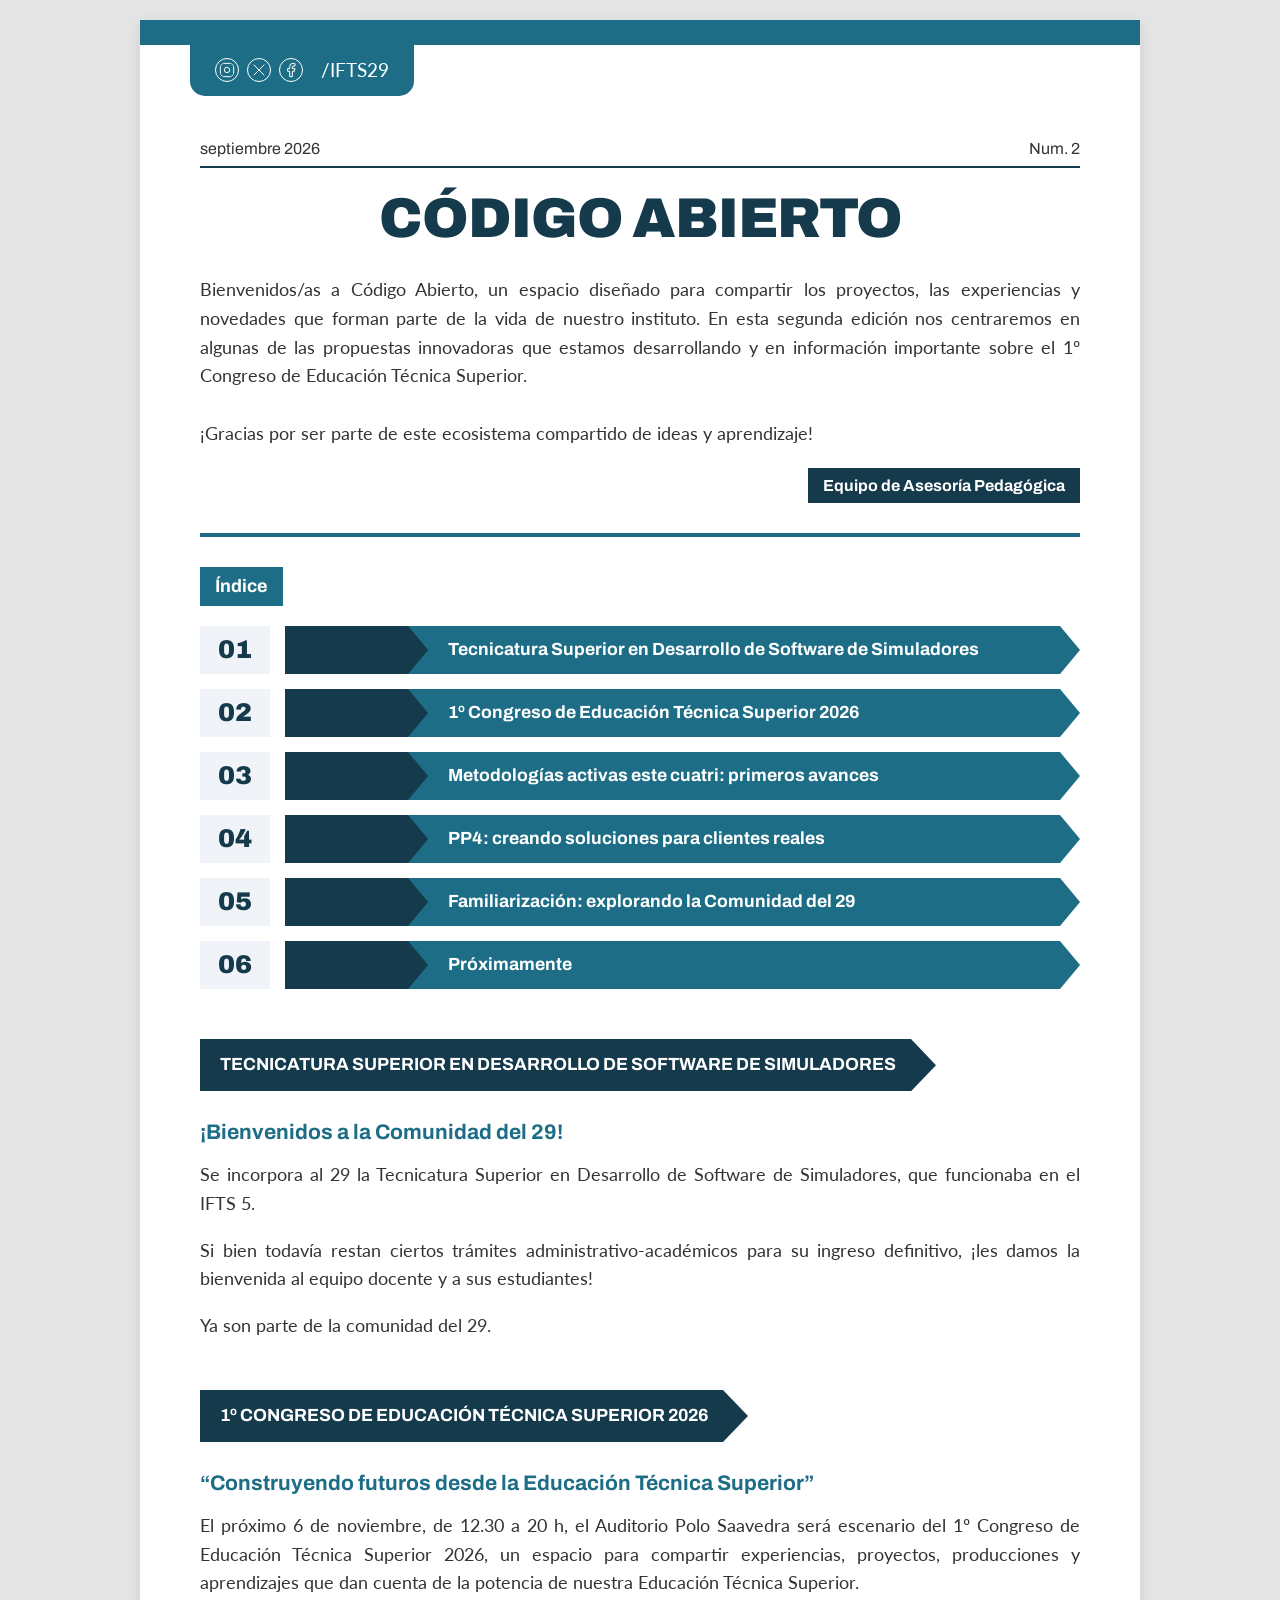
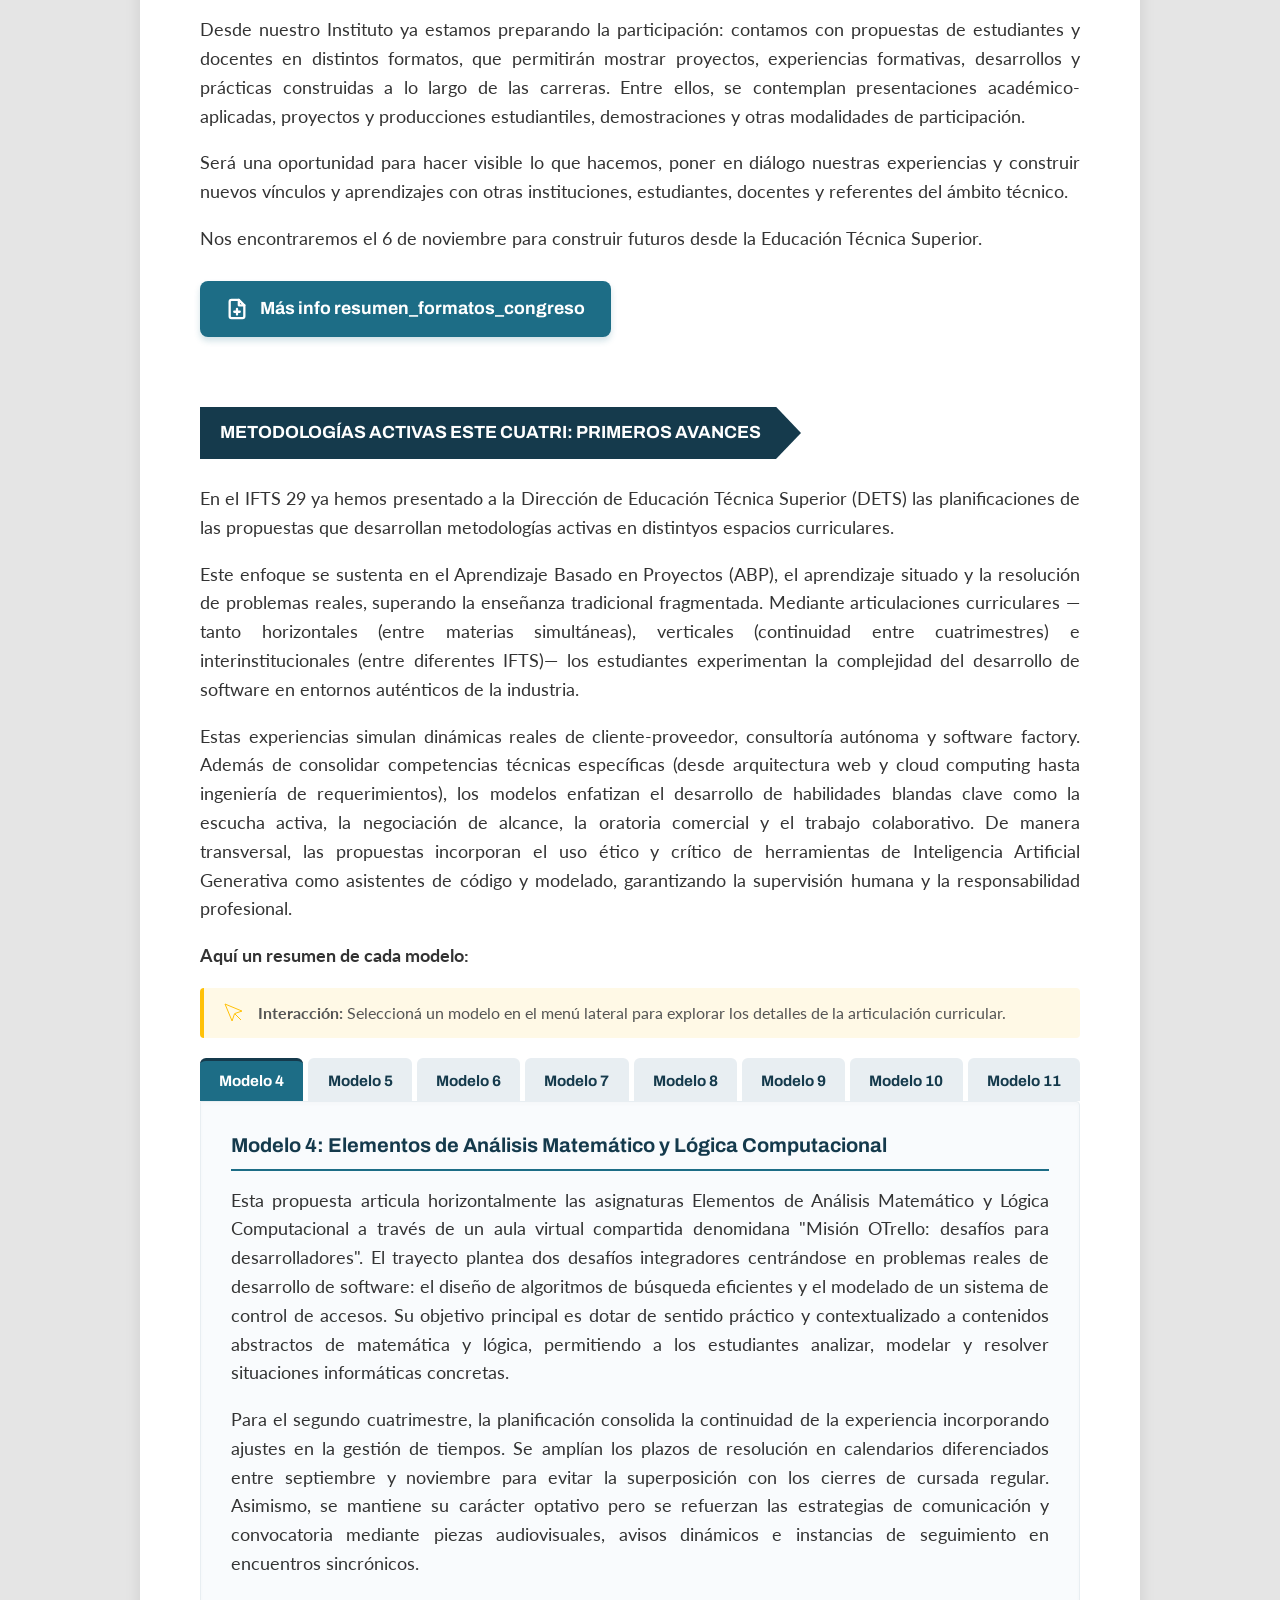
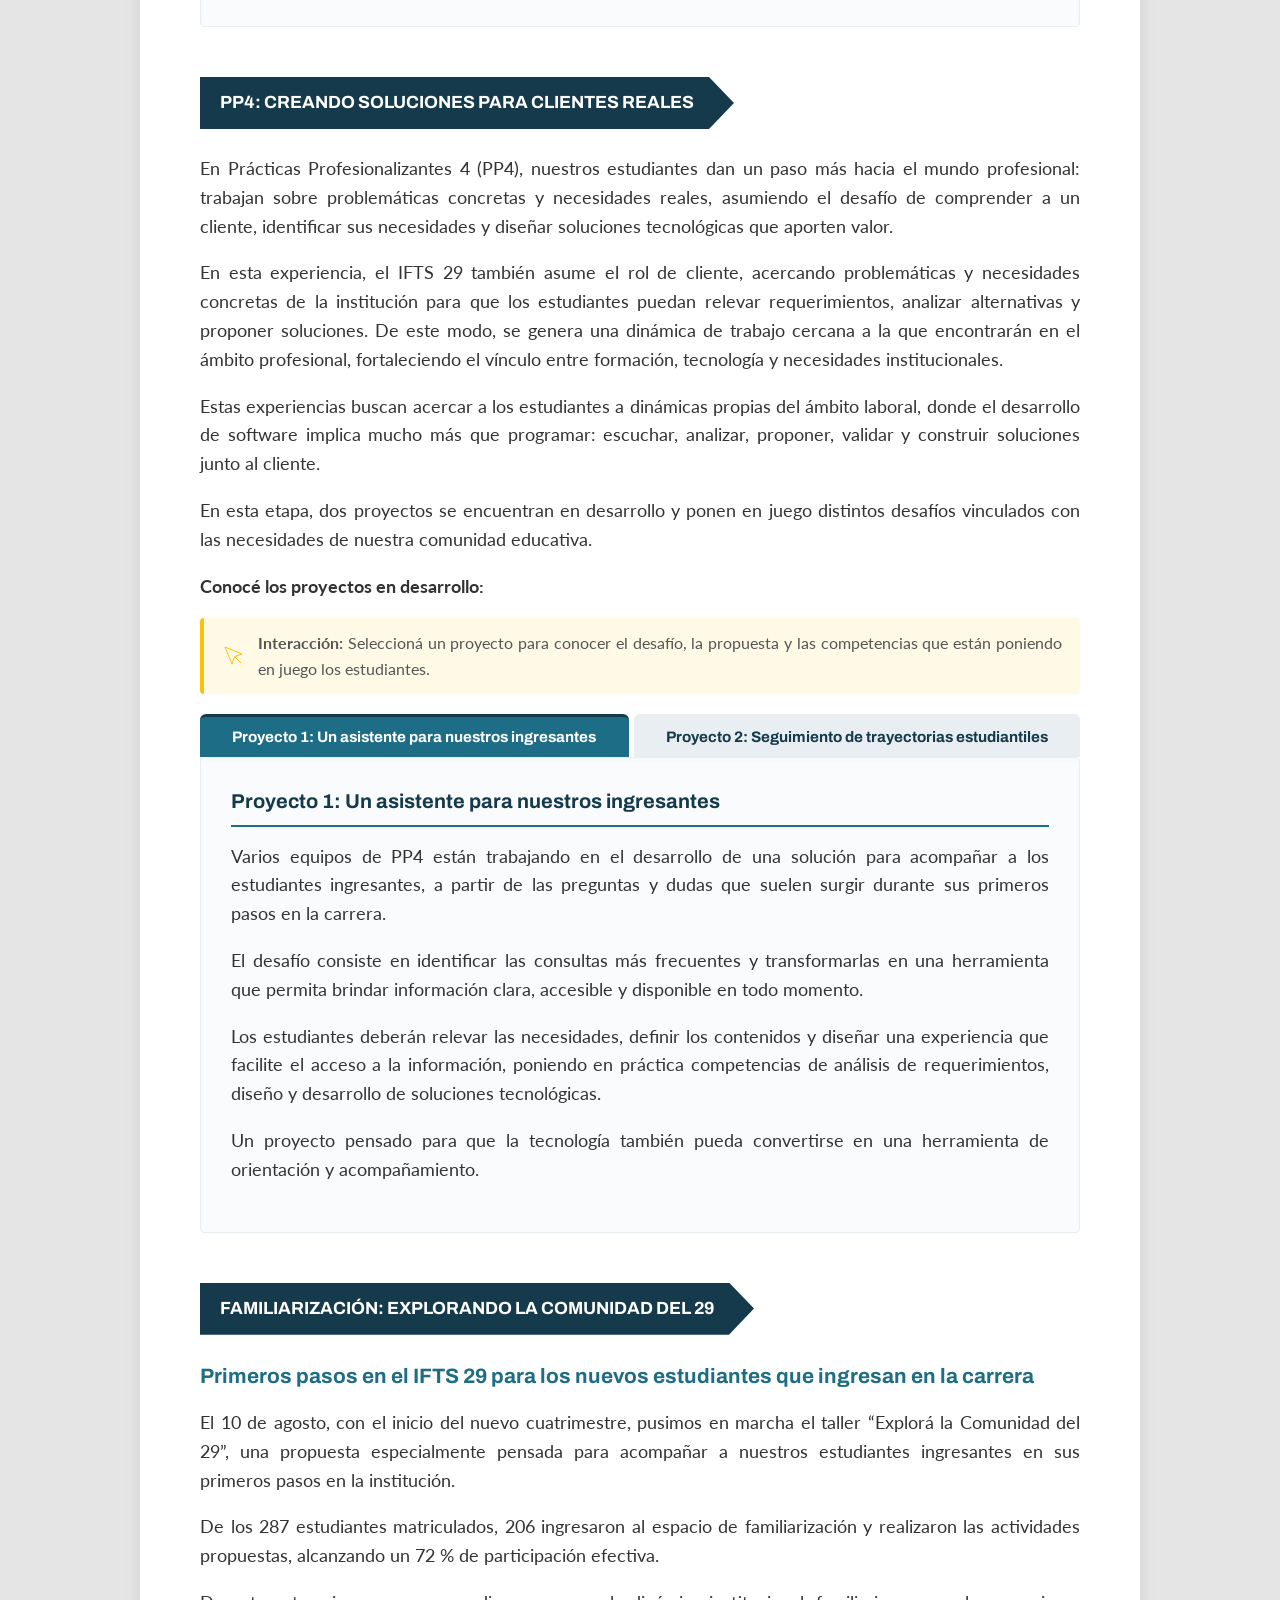
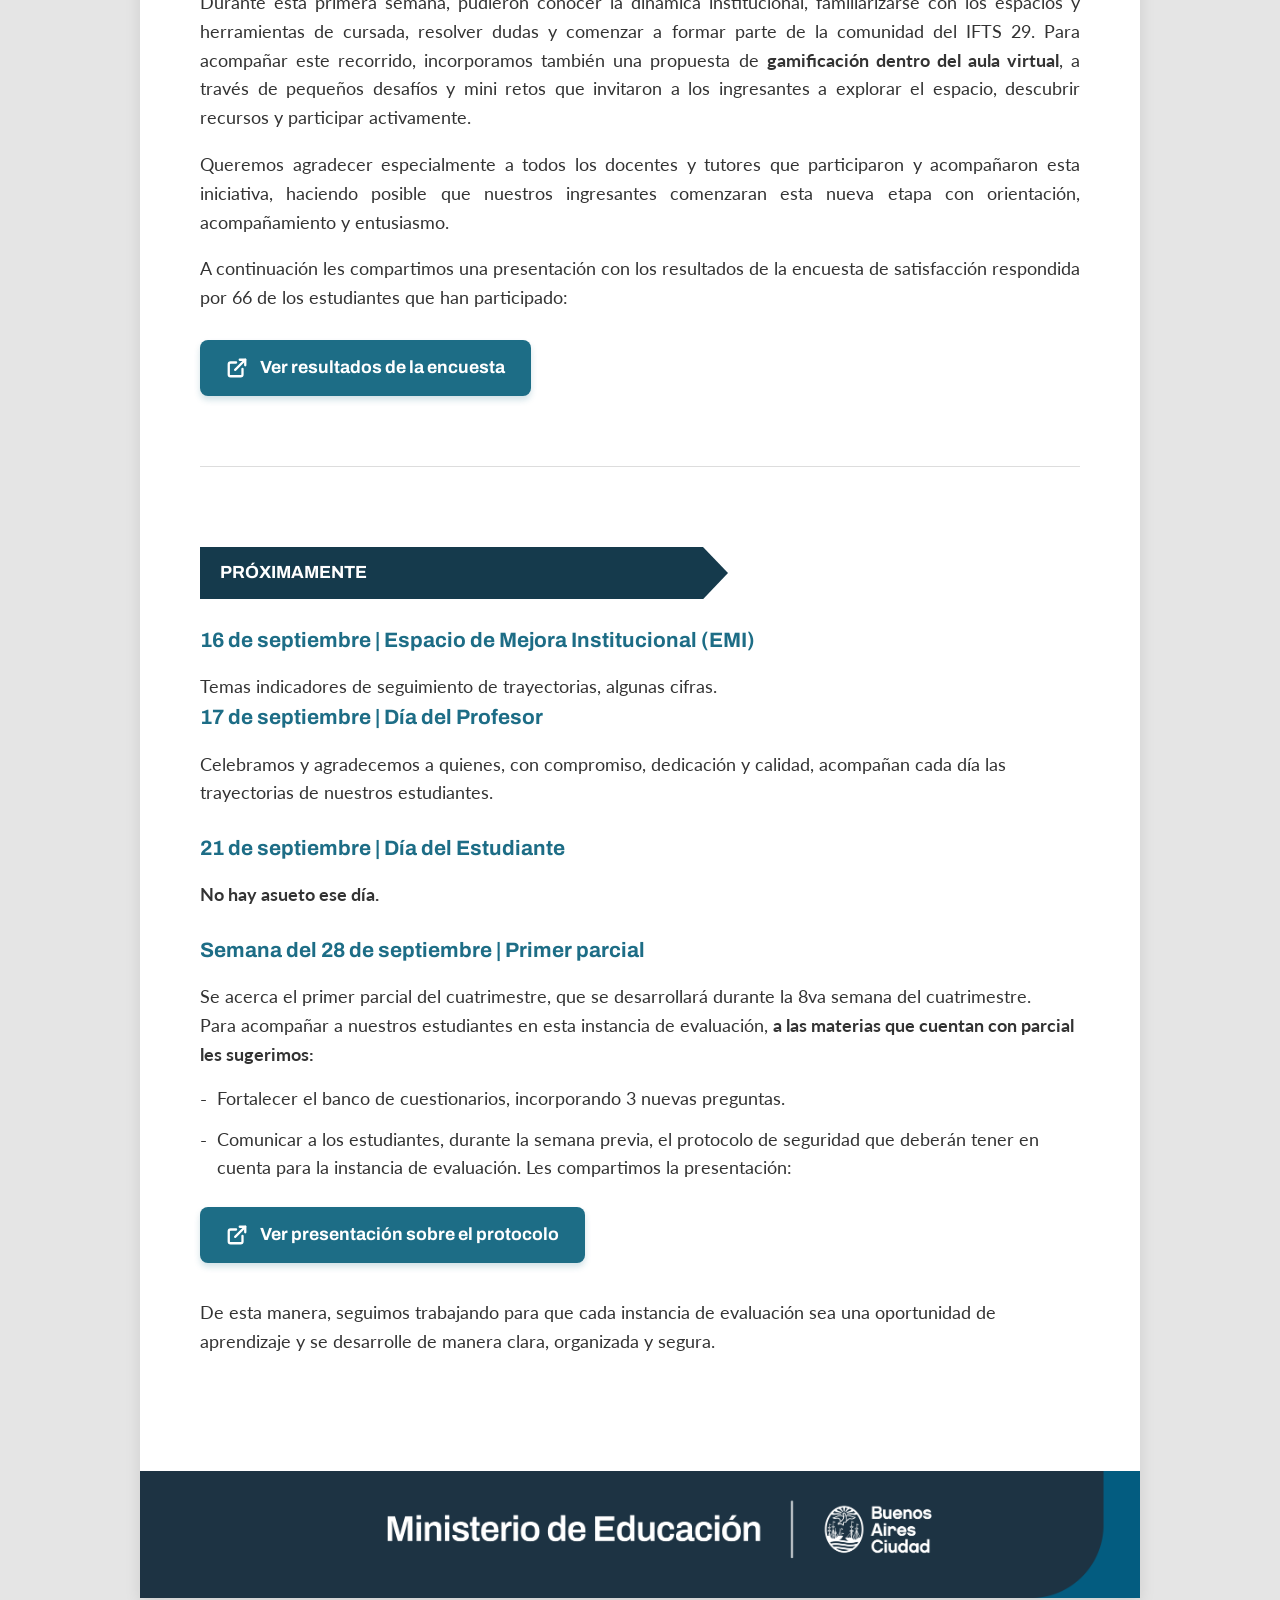
<file: index.html>
<!DOCTYPE html>
<html lang="es">
<head>
    <meta charset="UTF-8">
    <meta name="viewport" content="width=device-width, initial-scale=1.0">
    <title>Código Abierto - IFTS 29</title>
    
    <link rel="preconnect" href="https://fonts.googleapis.com">
    <link rel="preconnect" href="https://fonts.gstatic.com" crossorigin>
    <link href="https://fonts.googleapis.com/css2?family=Archivo:wght@400;700;900&family=Lato:ital,wght@0,400;0,700;1,400&display=swap" rel="stylesheet">
    
    <!-- Enlace a la hoja de estilos externa -->
    <link rel="stylesheet" href="styles.css">
</head>

<body>

<div class="document-container">
    
    <!-- Encabezado Institucional -->
    <header class="custom-header">
        <div class="header-top-bar"></div>

        <div class="header-tab-container">
            <div class="header-tab">
                <svg viewBox="0 0 24 24">
                    <rect x="2" y="2" width="20" height="20" rx="5" ry="5"></rect>
                    <path d="M16 11.37A4 4 0 1 1 12.63 8 4 4 0 0 1 16 11.37z"></path>
                    <line x1="17.5" y1="6.5" x2="17.51" y2="6.5"></line>
                </svg>

                <svg viewBox="0 0 24 24">
                    <line x1="4" y1="4" x2="20" y2="20"></line>
                    <line x1="20" y1="4" x2="4" y2="20"></line>
                </svg>

                <svg viewBox="0 0 24 24">
                    <path d="M18 2h-3a5 5 0 0 0-5 5v3H7v4h3v8h4v-8h3l1-4h-4V7a1 1 0 0 1 1-1h3z"></path>
                </svg>

                <span>/IFTS29</span>
            </div>
        </div>
    </header>


    <main class="main-content">
        
        <!-- =====================================================
             PORTADA E ÍNDICE
        ====================================================== -->

        <div class="portada">

            <div class="meta-header font-archivo">
                <span>septiembre 2026</span>
                <span>Num. 2</span>
            </div>
            
            <h1 class="main-title">CÓDIGO ABIERTO</h1>
            
            <div class="intro-text">
                <p>
                    Bienvenidos/as a Código Abierto, un espacio diseñado para compartir 
                    los proyectos, las experiencias y novedades que forman parte de la vida 
                    de nuestro instituto.

                    En esta segunda edición nos centraremos en algunas de las propuestas 
                    innovadoras que estamos desarrollando y en información importante sobre 
                    el 1º Congreso de Educación Técnica Superior.

                    <br><br>

                    ¡Gracias por ser parte de este ecosistema compartido de ideas y aprendizaje!
                </p>
            </div>
            
            <div class="signature-wrapper">
                <div class="signature-box">
                    Equipo de Asesoría Pedagógica
                </div>
            </div>
            
            <hr class="divider">
            
            <div class="indice-badge">Índice</div>
            
            <!-- =================================================
                 ÍNDICE — 6 ITEMS
            ================================================== -->

            <div class="index-list">

                <!-- ITEM 01 -->
                <div class="index-row">
                    <div class="index-num">01</div>

                    <div class="index-bar">
                        <div class="index-bar-teal"></div>
                        <div class="index-bar-navy"></div>

                        <div class="index-text">
                            Tecnicatura Superior en Desarrollo de Software de Simuladores
                        </div>
                    </div>
                </div>


                <!-- ITEM 02 -->
                <div class="index-row">
                    <div class="index-num">02</div>

                    <div class="index-bar">
                        <div class="index-bar-teal"></div>
                        <div class="index-bar-navy"></div>

                        <div class="index-text">
                            1º Congreso de Educación Técnica Superior 2026
                        </div>
                    </div>
                </div>


                <!-- ITEM 03 -->
                <div class="index-row">
                    <div class="index-num">03</div>

                    <div class="index-bar">
                        <div class="index-bar-teal"></div>
                        <div class="index-bar-navy"></div>

                        <div class="index-text">
                            Metodologías activas este cuatri: primeros avances
                        </div>
                    </div>
                </div>


                <!-- ITEM 04 -->
                <div class="index-row">
                    <div class="index-num">04</div>

                    <div class="index-bar">
                        <div class="index-bar-teal"></div>
                        <div class="index-bar-navy"></div>

                        <div class="index-text">
                            PP4: creando soluciones para clientes reales
                        </div>
                    </div>
                </div>


                <!-- ITEM 05 -->
                <div class="index-row">
                    <div class="index-num">05</div>

                    <div class="index-bar">
                        <div class="index-bar-teal"></div>
                        <div class="index-bar-navy"></div>

                        <div class="index-text">
                            Familiarización: explorando la Comunidad del 29
                        </div>
                    </div>
                </div>


                <!-- ITEM 06 -->
                <div class="index-row">
                    <div class="index-num">06</div>

                    <div class="index-bar">
                        <div class="index-bar-teal"></div>
                        <div class="index-bar-navy"></div>

                        <div class="index-text">
                            Próximamente
                        </div>
                    </div>
                </div>

            </div>
        </div>


        <!-- =====================================================
             SECCIÓN 1
             TECNICATURA SUPERIOR EN DESARROLLO DE SOFTWARE
             DE SIMULADORES
        ====================================================== -->

<!-- SECCIÓN 1: Tecnicatura Superior en Desarrollo de Software de Simuladores -->
<div class="section-header">
    <h2 class="section-header-text">
        Tecnicatura Superior en Desarrollo de Software de Simuladores
    </h2>
</div>

<div class="content-block" id="texto-simuladores"></div>


        <!-- =====================================================
             SECCIÓN 2
             CONGRESO
        ====================================================== -->

        <div class="section-header">
            <h2 class="section-header-text">
                1º Congreso de Educación Técnica Superior 2026
            </h2>
        </div>

        <div class="content-block" id="texto-congreso">
            <!-- El contenido se cargará dinámicamente desde scripts.js -->
        </div>


        <!-- =====================================================
             SECCIÓN 3
             METODOLOGÍAS ACTIVAS
        ====================================================== -->

        <div class="section-header">
            <h2 class="section-header-text">
                Metodologías activas este cuatri: primeros avances
            </h2>
        </div>

        <div class="content-block" id="texto-metodologias">
            <!-- El contenido se cargará dinámicamente desde scripts.js -->
        </div>


        <!-- =====================================================
             SECCIÓN 4
             PP4
        ====================================================== -->

        <div class="section-header">
            <h2 class="section-header-text">
                PP4: creando soluciones para clientes reales
            </h2>
        </div>

        <div class="content-block" id="texto-pp4">
            <!-- El contenido se cargará dinámicamente desde scripts.js -->
        </div>


        <!-- =====================================================
             SECCIÓN 5
             SEMANA DE FAMILIARIZACIÓN
        ====================================================== -->

        <div class="section-header">
            <h2 class="section-header-text">
                Familiarización: explorando la Comunidad del 29
            </h2>
        </div>

        <div class="content-block" id="texto-familiarizacion">
            <!-- El contenido se cargará dinámicamente desde scripts.js -->
        </div>


        <!-- =====================================================
             SECCIÓN 6
             PRÓXIMAMENTE
        ====================================================== -->

        <div class="proximamente-section">

            <div class="section-header">
                <h2 class="section-header-text">
                    Próximamente
                </h2>
            </div>

            <!-- Contenedor dinámico donde se cargará
                 el contenido de "Próximamente" -->

            <div id="texto-loqueviene">
                <!-- El contenido se cargará dinámicamente desde scripts.js -->
            </div>

        </div>

    </main>


    <!-- =====================================================
         PIE DE PÁGINA INSTITUCIONAL
    ====================================================== -->

    <footer>
        <img 
            src="footer_ministerio-escudo.png" 
            alt="Footer Ministerio de Educación" 
            class="footer-img"
        >
    </footer>

</div>


<!-- =========================================================
     SCRIPT EXTERNO
========================================================= -->

<script src="scripts.js"></script>

</body>
</html>
</file>
<file: styles.css>
:root {
    --institucional-navy: #153A4C; 
    --institucional-teal: #1D6D86;
    --institucional-light: #E8EEF2;
    --text-dark: #333333;
    --text-light: #FFFFFF;
}

* {
    box-sizing: border-box;
    margin: 0;
    padding: 0;
}

/* ========================================= */
/* --- CONFIGURACIÓN GENERAL --- */
/* ========================================= */

body {
    background-color: #e5e5e5;
    color: var(--text-dark);
    font-family: 'Lato', sans-serif;
    font-size: 18px;
    line-height: 1.6;
}

h1,
h2,
h3,
h4,
.font-archivo {
    font-family: 'Archivo', sans-serif;
}

.document-container {
    max-width: 1000px;
    margin: 20px auto;
    background: #ffffff;
    box-shadow: 0 4px 15px rgba(0,0,0,0.1);
    overflow: hidden;
    padding-bottom: 0;
}

/* ========================================= */
/* --- HEADER --- */
/* ========================================= */

.custom-header {
    width: 100%;
}

.header-top-bar {
    background-color: var(--institucional-teal);
    height: 25px;
    width: 100%;
}

.header-tab-container {
    display: flex;
    justify-content: flex-start;
    padding-left: 50px;
}

.header-tab {
    background-color: var(--institucional-teal);
    color: white;
    display: inline-flex;
    align-items: center;
    padding: 10px 25px;
    border-radius: 0 0 15px 15px;
    font-size: 1.2rem;
    font-family: 'Lato', sans-serif;
}

.header-tab svg {
    fill: none;
    stroke: white;
    stroke-width: 1.5;
    width: 24px;
    height: 24px;
    margin-right: 8px;
    border: 1.5px solid white;
    border-radius: 50%;
    padding: 3px;
}

.header-tab span {
    margin-left: 10px;
}

.main-content {
    padding: 40px 60px;
}

/* ========================================= */
/* --- PORTADA --- */
/* ========================================= */

.meta-header {
    display: flex;
    justify-content: space-between;
    border-bottom: 2px solid var(--institucional-navy);
    padding-bottom: 5px;
    margin-bottom: 20px;
    font-size: 1rem;
}

.main-title {
    font-size: 3.5rem;
    font-weight: 900;
    color: var(--institucional-navy);
    text-align: center;
    text-transform: uppercase;
    line-height: 1.1;
    margin-bottom: 25px;
    letter-spacing: -1px;
}

.intro-text {
    text-align: justify;
    margin-bottom: 20px;
}

.signature-wrapper {
    display: flex;
    justify-content: flex-end;
    margin-bottom: 30px;
}

.signature-box {
    background-color: var(--institucional-navy);
    color: white;
    padding: 5px 15px;
    font-family: 'Archivo', sans-serif;
    font-weight: 700;
    font-size: 1rem;
}

.divider {
    border: 0;
    height: 4px;
    background-color: var(--institucional-teal);
    margin: 30px 0;
}

.indice-badge {
    background-color: var(--institucional-teal);
    color: white;
    display: inline-block;
    padding: 5px 15px;
    font-family: 'Archivo', sans-serif;
    font-weight: 700;
    margin-bottom: 20px;
}

/* ========================================= */
/* --- ÍNDICE --- */
/* ========================================= */

.index-list {
    display: flex;
    flex-direction: column;
    gap: 15px;
    margin-bottom: 50px;
}

.index-row {
    display: flex;
    height: 48px;
    position: relative;
}

.index-num {
    width: 70px;
    background-color: #F0F4F8;
    color: var(--institucional-navy);
    display: flex;
    align-items: center;
    justify-content: center;
    font-family: 'Archivo', sans-serif;
    font-weight: 900;
    font-size: 1.6rem;
    margin-right: 15px;
}

.index-bar {
    flex-grow: 1;
    position: relative;
}

.index-bar-teal {
    position: absolute;
    left: 0;
    top: 0;
    height: 100%;
    width: 100%;
    background-color: var(--institucional-teal);
    clip-path: polygon(
        0 0,
        calc(100% - 20px) 0,
        100% 50%,
        calc(100% - 20px) 100%,
        0 100%
    );
    z-index: 1;
}

.index-bar-navy {
    position: absolute;
    left: 0;
    top: 0;
    height: 100%;
    width: 18%;
    background-color: var(--institucional-navy);
    clip-path: polygon(
        0 0,
        calc(100% - 20px) 0,
        100% 50%,
        calc(100% - 20px) 100%,
        0 100%
    );
    z-index: 2;
}

.index-text {
    position: absolute;
    left: 18%;
    top: 0;
    height: 100%;
    z-index: 3;
    color: white;
    font-family: 'Archivo', sans-serif;
    font-weight: 700;
    font-size: 1.1rem;
    display: flex;
    align-items: center;
    padding-left: 20px;
}

/* ========================================= */
/* --- ENCABEZADOS DE SECCIÓN --- */
/* ========================================= */

.section-header {
    margin: 50px 0 25px 0;
    display: flex;
}

.section-header-text {
    background-color: var(--institucional-navy);
    color: var(--text-light);
    padding: 12px 40px 12px 20px;

    /* Tamaño controlado */
    font-size: 1.1rem;

    text-transform: uppercase;
    font-weight: 700;
    display: inline-block;

    clip-path: polygon(
        0 0,
        calc(100% - 25px) 0,
        100% 50%,
        calc(100% - 25px) 100%,
        0 100%
    );

    min-width: 60%;
}

.content-block {
    margin-bottom: 30px;
    text-align: justify;
}

.content-block p {
    margin-bottom: 18px;
}

/* ========================================= */
/* --- CAJA DESTACADA --- */
/* ========================================= */

.highlight-box {
    background-color: var(--institucional-light);
    border-left: 5px solid var(--institucional-teal);
    padding: 20px;
    margin: 20px 0;
    font-style: italic;
    color: var(--institucional-navy);
    font-weight: 700;
}

/* ========================================= */
/* --- BOTONES --- */
/* ========================================= */

.action-button {
    display: inline-flex;
    align-items: center;
    background-color: var(--institucional-teal);
    color: #ffffff;
    padding: 12px 24px;
    border-radius: 8px;
    text-decoration: none;
    font-family: 'Archivo', sans-serif;
    font-weight: 700;
    font-size: 1.1rem;
    box-shadow: 0 4px 6px rgba(29, 109, 134, 0.2);
    transition: all 0.3s ease;
    margin: 10px 0 20px 0;
    border: 2px solid transparent;
}

.action-button:hover {
    background-color: var(--institucional-navy);
    transform: translateY(-2px);
    box-shadow: 0 6px 12px rgba(21, 58, 76, 0.3);
    color: white;
}

.action-button svg {
    width: 22px;
    height: 22px;
    margin-right: 12px;
    fill: none;
    stroke: currentColor;
    stroke-width: 2.5;
    stroke-linecap: round;
    stroke-linejoin: round;
}

/* ========================================= */
/* --- PESTAÑAS SUPERIORES --- */
/* ========================================= */

/*
   Las pestañas ahora están ARRIBA.
   El contenido aparece debajo.
*/

.tabs-container {
    display: flex;
    flex-direction: column;
    gap: 0;
    margin-top: 20px;
    background: #ffffff;
    width: 100%;
}

/* Menú horizontal */

.tabs-menu {
    display: flex;
    flex-direction: row;
    flex-wrap: wrap;
    gap: 5px;

    width: 100%;
    min-width: 0;

    margin-bottom: 0;
}

/* Botones de las pestañas */

.tab-btn {
    background-color: var(--institucional-light);
    color: var(--institucional-navy);

    border: none;

    padding: 12px 18px;

    text-align: center;

    font-family: 'Archivo', sans-serif;
    font-weight: 700;
    font-size: 0.95rem;

    cursor: pointer;

    transition: all 0.3s ease;

    border-radius: 6px 6px 0 0;

    border-top: 3px solid transparent;

    flex: 1 1 auto;
}

/* Hover */

.tab-btn:hover {
    background-color: #d1dce5;
}

/* Pestaña activa */

.tab-btn.active {
    background-color: var(--institucional-teal);
    color: white;

    border-top: 3px solid var(--institucional-navy);
}

/* ========================================= */
/* --- CONTENIDO DE LAS PESTAÑAS --- */
/* ========================================= */

.tab-content-area {
    width: 100%;

    flex-grow: 1;

    background-color: #f9fbfd;

    border: 1px solid var(--institucional-light);

    padding: 30px;

    border-radius: 0 4px 4px 4px;

    box-shadow: inset 0 2px 4px rgba(0,0,0,0.02);
}

.tab-pane {
    display: none;
    animation: fadeIn 0.4s ease;
}

.tab-pane.active {
    display: block;
}

/* Títulos dentro de las pestañas */

.tab-pane h3 {
    color: var(--institucional-navy);

    margin-bottom: 15px;

    border-bottom: 2px solid var(--institucional-teal);

    padding-bottom: 10px;

    display: block;

    font-size: 1.25rem;

    line-height: 1.35;
}

/* Párrafos dentro de las pestañas */

.tab-pane p {
    margin-bottom: 18px;
    text-align: justify;
}

/* ========================================= */
/* --- AVISO DE INTERACCIÓN --- */
/* ========================================= */

.ux-hint {
    display: flex;
    align-items: center;

    font-size: 1rem;

    color: #555;

    margin-bottom: 15px;

    background-color: #fff9e6;

    padding: 12px 18px;

    border-left: 4px solid #ffc107;

    border-radius: 4px;
}

.ux-hint svg {
    width: 24px;
    height: 24px;
    margin-right: 12px;
    stroke: #ffc107;
    fill: none;
    flex-shrink: 0;
}

/* ========================================= */
/* --- ANIMACIÓN --- */
/* ========================================= */

@keyframes fadeIn {
    from {
        opacity: 0;
        transform: translateY(5px);
    }

    to {
        opacity: 1;
        transform: translateY(0);
    }
}

/* ========================================= */
/* --- LO QUE VIENE --- */
/* ========================================= */

.proximamente-section {
    margin-top: 50px;
    padding-top: 30px;
    border-top: 1px solid #ddd;
}

.proximamente-title {
    background-color: var(--institucional-navy);
    color: white;
    display: inline-block;

    padding: 8px 18px;

    font-family: 'Archivo', sans-serif;
    font-weight: 900;

    font-size: 1.2rem;

    text-transform: uppercase;

    margin-bottom: 25px;
}

.prox-item {
    display: flex;
    align-items: flex-start;

    background-color: #f9fbfd;

    padding: 25px;

    border-radius: 8px;

    border-left: 5px solid var(--institucional-teal);

    margin-bottom: 20px;
}

.prox-icon {
    margin-right: 20px;

    color: var(--institucional-teal);

    flex-shrink: 0;

    background-color: white;

    padding: 15px;

    border-radius: 50%;

    box-shadow: 0 4px 6px rgba(0,0,0,0.05);
}

.prox-icon svg {
    width: 40px;
    height: 40px;
    stroke: currentColor;
    fill: none;
    stroke-width: 2;
}

.prox-text {
    flex-grow: 1;
}

.prox-text h3 {
    margin-bottom: 10px;

    font-family: 'Archivo', sans-serif;

    color: var(--institucional-navy);

    font-size: 1.25rem;
}

ul.custom-list {
    list-style: none;
    margin: 15px 0;
}

ul.custom-list li {
    margin-bottom: 10px;
    display: flex;
    align-items: flex-start;
}

ul.custom-list li::before {
    content: "-";
    margin-right: 10px;
    font-size: 1.2rem;
}

/* ========================================= */
/* --- FECHAS --- */
/* ========================================= */

.date-badge {
    display: inline-flex;
    align-items: center;

    background-color: var(--institucional-navy);

    color: white;

    padding: 10px 18px;

    border-radius: 6px;

    font-family: 'Archivo', sans-serif;
    font-weight: 700;

    margin-top: 15px;

    font-size: 1.1rem;
}

.date-badge svg {
    margin-right: 10px;
    width: 22px;
    height: 22px;
    stroke: currentColor;
    fill: none;
}

/* ========================================= */
/* --- KPI DASHBOARD --- */
/* ========================================= */

.kpi-dashboard {
    display: grid;

    grid-template-columns:
        repeat(auto-fit, minmax(200px, 1fr));

    gap: 20px;

    margin: 30px 0;
}

.kpi-card {
    background: #ffffff;

    border-radius: 8px;

    padding: 25px 20px;

    box-shadow: 0 4px 10px rgba(0,0,0,0.05);

    border-top: 4px solid var(--institucional-teal);

    display: flex;
    flex-direction: column;

    align-items: center;

    text-align: center;

    transition: transform 0.2s ease;
}

.kpi-card:hover {
    transform: translateY(-3px);

    box-shadow: 0 6px 15px rgba(0,0,0,0.08);
}

.kpi-icon {
    color: #ffffff;

    background: var(--institucional-navy);

    width: 50px;
    height: 50px;

    border-radius: 50%;

    display: flex;

    align-items: center;
    justify-content: center;

    margin-bottom: 15px;
}

.kpi-icon svg {
    width: 24px;
    height: 24px;

    stroke: currentColor;
    fill: none;
    stroke-width: 2;
}

.kpi-value {
    font-family: 'Archivo', sans-serif;

    font-size: 3rem;

    font-weight: 900;

    color: var(--institucional-navy);

    line-height: 1;

    margin-bottom: 8px;
}

.kpi-label {
    font-size: 0.95rem;

    color: #555555;

    font-weight: 700;

    text-transform: uppercase;

    letter-spacing: 0.5px;
}

/* ========================================= */
/* --- GRÁFICO KPI --- */
/* ========================================= */

.kpi-chart {
    position: relative;

    width: 90px;
    height: 90px;

    border-radius: 50%;

    background:
        conic-gradient(
            var(--institucional-teal) 0% 72%,
            var(--institucional-light) 72% 100%
        );

    display: flex;

    align-items: center;
    justify-content: center;

    margin-bottom: 15px;
}

.kpi-chart::after {
    content: "";

    position: absolute;

    width: 70px;
    height: 70px;

    background: #ffffff;

    border-radius: 50%;
}

.kpi-chart-value {
    position: relative;

    z-index: 1;

    font-family: 'Archivo', sans-serif;

    font-size: 1.6rem;

    font-weight: 900;

    color: var(--institucional-navy);
}

/* ========================================= */
/* --- FOOTER --- */
/* ========================================= */

footer {
    margin-top: 50px;

    display: flex;

    width: 100%;
}

.footer-img {
    width: 100%;

    display: block;

    object-fit: contain;
}

/* ========================================= */
/* --- TABLET --- */
/* ========================================= */

@media (max-width: 768px) {

    .main-content {
        padding: 30px;
    }

    .main-title {
        font-size: 2.8rem;
    }

    .section-header-text {
        font-size: 1rem;
        min-width: 75%;
    }

    /*
       En pantallas medianas las pestañas
       siguen estando arriba.
    */

    .tabs-menu {
        display: grid;
        grid-template-columns: repeat(2, 1fr);
        gap: 4px;
    }

    .tab-btn {
        width: 100%;
        border-radius: 4px;
        border-top: 3px solid transparent;
    }

    .tab-btn.active {
        border-top: 3px solid var(--institucional-navy);
    }

    .tab-content-area {
        border-radius: 4px;
        padding: 25px;
    }
}

/* ========================================= */
/* --- CELULAR --- */
/* ========================================= */

@media (max-width: 480px) {

    body {
        font-size: 16px;
    }

    .document-container {
        margin: 0;
        width: 100%;
    }

    .main-content {
        padding: 25px 20px;
    }

    .main-title {
        font-size: 2.2rem;
    }

    .header-tab-container {
        padding-left: 20px;
    }

    .header-tab {
        font-size: 1rem;
        padding: 8px 15px;
    }

    .section-header {
        margin-top: 35px;
    }

    .section-header-text {
        font-size: 0.9rem;
        min-width: 85%;
        padding: 10px 30px 10px 15px;
    }

    /* Pestañas en celular */

    .tabs-menu {
        grid-template-columns: 1fr 1fr;
    }

    .tab-btn {
        font-size: 0.85rem;
        padding: 10px 8px;
    }

    .tab-content-area {
        padding: 20px;
    }

    .tab-pane h3 {
        font-size: 1.1rem;
    }

    .tab-pane p {
        text-align: left;
    }

    .ux-hint {
        align-items: flex-start;
        font-size: 0.9rem;
    }

    .index-row {
        height: auto;
        min-height: 48px;
    }

    .index-num {
        width: 55px;
        font-size: 1.3rem;
    }

    .index-text {
        font-size: 0.9rem;
        padding-left: 15px;
    }

    .prox-item {
        flex-direction: column;
    }

    .prox-icon {
        margin-right: 0;
        margin-bottom: 15px;
    }
}
</file>
